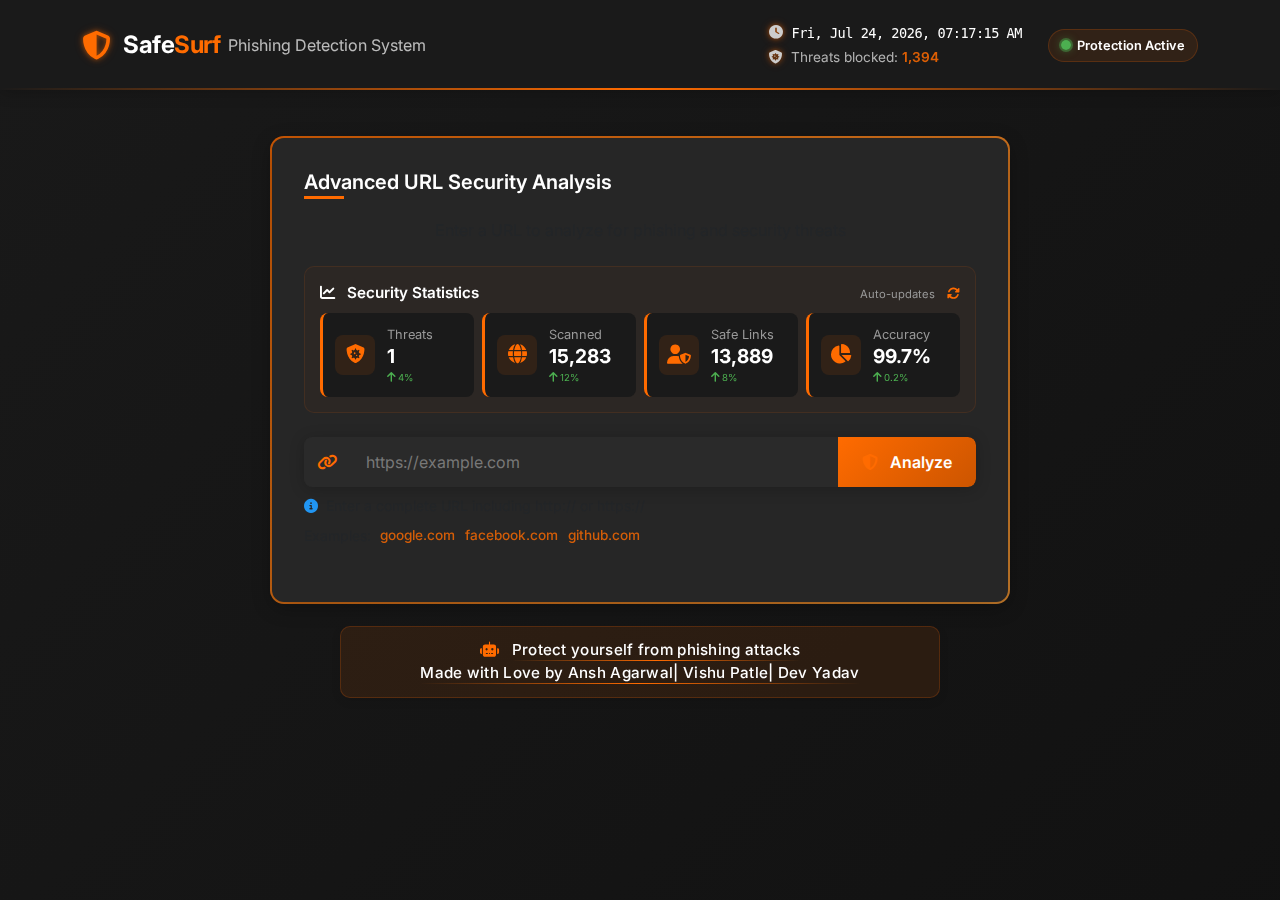
<file: templates/index.html>
<!DOCTYPE html>
<html lang="en">
<head>
    <meta charset="UTF-8">
    <meta name="viewport" content="width=device-width, initial-scale=1.0">
    <title>URL Phishing Detector</title>
    <link href="https://cdn.jsdelivr.net/npm/bootstrap@5.3.0/dist/css/bootstrap.min.css" rel="stylesheet">
    <link href="https://cdnjs.cloudflare.com/ajax/libs/font-awesome/6.4.0/css/all.min.css" rel="stylesheet">
    <link href="https://fonts.googleapis.com/css2?family=Inter:wght@400;500;600;700&display=swap" rel="stylesheet">
    <link rel="stylesheet" href="/static/style.css?v=1.1">
</head>
<body>
    <div class="page-background"></div>
    
    <nav class="navbar navbar-expand-lg">
        <div class="container">
            <a class="navbar-brand" href="#">
                <i class="fas fa-shield-alt brand-icon neon-glow"></i>
                <span class="brand-text">Safe<span style="color: var(--primary-color);">Surf</span></span>
                <span class="brand-subtitle">Phishing Detection System</span>
            </a>
            
            <!-- Real-time information display -->
            <div class="ms-auto real-time-info">
                <div class="d-flex align-items-center">
                    <div class="realtime-stats me-3">
                        <div class="d-flex align-items-center">
                            <i class="fas fa-clock neon-glow me-2"></i>
                            <span id="current-time">Loading...</span>
                        </div>
                        <div class="d-flex align-items-center mt-1">
                            <i class="fas fa-shield-virus neon-glow me-2"></i>
                            <span id="threat-count">Threats blocked: <span class="text-primary">1,394</span></span>
                        </div>
                    </div>
                    <div class="security-status">
                        <div class="d-flex align-items-center pulse-animation">
                            <span class="status-indicator active"></span>
                            <span class="status-text">Protection Active</span>
                        </div>
                    </div>
                </div>
            </div>
        </div>
    </nav>

    <div class="container py-5">
        <div class="row justify-content-center">
            <div class="col-lg-8">
                <div class="card main-card mb-4 floating-animation">
                    <div class="card-body">
                        <h5 class="card-title text-center">Advanced URL Security Analysis</h5>
                        <p class="text-muted text-center mb-4">Enter a URL to analyze for phishing and security threats</p>
                        
                        <!-- Mini Security Dashboard -->
                        <div class="security-dashboard mb-4">
                            <div class="row">
                                <div class="col-md-12">
                                    <div class="dashboard-header d-flex justify-content-between align-items-center mb-2">
                                        <div class="dashboard-title">
                                            <i class="fas fa-chart-line me-2"></i>
                                            Security Statistics
                                        </div>
                                        <div class="dashboard-refresh">
                                            <small>Auto-updates</small>
                                            <i class="fas fa-sync-alt ms-2 fa-spin"></i>
                                        </div>
                                    </div>
                                    <div class="dashboard-body">
                                        <div class="row g-2">
                                            <div class="col-md-3 col-6">
                                                <div class="stat-card">
                                                    <div class="stat-icon">
                                                        <i class="fas fa-shield-virus"></i>
                                                    </div>
                                                    <div class="stat-info">
                                                        <div class="stat-title">Threats</div>
                                                        <div class="stat-value">1</div>
                                                        <div class="stat-trend positive">
                                                            <i class="fas fa-arrow-up"></i>
                                                            <span>4%</span>
                                                        </div>
                                                    </div>
                                                </div>
                                            </div>
                                            <div class="col-md-3 col-6">
                                                <div class="stat-card">
                                                    <div class="stat-icon">
                                                        <i class="fas fa-globe"></i>
                                                    </div>
                                                    <div class="stat-info">
                                                        <div class="stat-title">Scanned</div>
                                                        <div class="stat-value">15,283</div>
                                                        <div class="stat-trend positive">
                                                            <i class="fas fa-arrow-up"></i>
                                                            <span>12%</span>
                                                        </div>
                                                    </div>
                                                </div>
                                            </div>
                                            <div class="col-md-3 col-6">
                                                <div class="stat-card">
                                                    <div class="stat-icon">
                                                        <i class="fas fa-user-shield"></i>
                                                    </div>
                                                    <div class="stat-info">
                                                        <div class="stat-title">Safe Links</div>
                                                        <div class="stat-value">13,889</div>
                                                        <div class="stat-trend positive">
                                                            <i class="fas fa-arrow-up"></i>
                                                            <span>8%</span>
                                                        </div>
                                                    </div>
                                                </div>
                                            </div>
                                            <div class="col-md-3 col-6">
                                                <div class="stat-card">
                                                    <div class="stat-icon">
                                                        <i class="fas fa-chart-pie"></i>
                                                    </div>
                                                    <div class="stat-info">
                                                        <div class="stat-title">Accuracy</div>
                                                        <div class="stat-value">99.7%</div>
                                                        <div class="stat-trend positive">
                                                            <i class="fas fa-arrow-up"></i>
                                                            <span>0.2%</span>
                                                        </div>
                                                    </div>
                                                </div>
                                            </div>
                                        </div>
                                    </div>
                                </div>
                            </div>
                        </div>
                        
                        <form id="urlForm" class="mb-4">
                            <div class="input-group url-input-group">
                                <span class="input-group-text"><i class="fas fa-link"></i></span>
                                <input type="url" id="urlInput" class="form-control" placeholder="https://example.com" required>
                                <button type="submit" class="btn btn-primary btn-3d">
                                    <i class="fas fa-shield-alt me-2"></i>
                                    Analyze
                                </button>
                            </div>
                            <div class="small text-muted mt-2">
                                <i class="fas fa-info-circle me-1"></i>
                                Enter a complete URL including http:// or https://
                            </div>
                            <div class="url-examples mt-2">
                                <span class="small text-muted me-2">Examples:</span>
                                <button type="button" class="btn btn-sm btn-link example-url p-0 me-2" data-url="https://google.com">google.com</button>
                                <button type="button" class="btn btn-sm btn-link example-url p-0 me-2" data-url="https://facebook.com">facebook.com</button>
                                <button type="button" class="btn btn-sm btn-link example-url p-0" data-url="https://github.com">github.com</button>
                            </div>
                        </form>

                        <div id="loading" class="text-center d-none">
                            <div class="spinner">
                                <div class="double-bounce1"></div>
                                <div class="double-bounce2"></div>
                            </div>
                            <p class="text-muted mt-2">Analyzing URL security...</p>
                        </div>

                        <div id="results" class="d-none result-animation">
                            <div class="alert mb-4" id="resultAlert">
                                <div class="d-flex align-items-center">
                                    <i class="fas fa-info-circle me-2"></i>
                                    <span id="resultText">Results will appear here</span>
                                </div>
                            </div>
                            
                            <div class="card feature-card mb-4">
                                <div class="card-body">
                                    <h6 class="card-title"><i class="fas fa-shield-alt me-2 pulse-animation"></i>Security Features</h6>
                                    <ul class="list-group list-group-flush custom-list-group" id="securityFeatures">
                                        <!-- Security features will be added here -->
                                    </ul>
                                </div>
                            </div>
                                
                            <div class="card feature-card" id="websiteInfo">
                                <div class="card-body">
                                    <h6 class="card-title"><i class="fas fa-globe me-2 pulse-animation"></i>Website Information</h6>
                                    <div id="websiteDetails">
                                        <!-- Website details will be added here -->
                                    </div>
                                </div>
                            </div>
                        </div>

                        <!-- Website Information Section -->
                        <div id="website-info-section" class="card feature-card mt-4 d-none">
                            <div class="card-header">
                                <h3><i class="fas fa-info-circle me-2 pulse-animation"></i>Website Information</h3>
                            </div>
                            <div class="card-body">
                                <!-- Nav tabs for different information sections -->
                                <ul class="nav nav-tabs custom-tabs mb-4" id="infoTabs" role="tablist">
                                    <li class="nav-item" role="presentation">
                                        <button class="nav-link active" id="basic-tab" data-bs-toggle="tab" data-bs-target="#basic" type="button" role="tab" aria-controls="basic" aria-selected="true">
                                            <i class="fas fa-file-alt me-2"></i>Basic Info
                                        </button>
                                    </li>
                                    <li class="nav-item" role="presentation">
                                        <button class="nav-link" id="security-tab" data-bs-toggle="tab" data-bs-target="#security" type="button" role="tab" aria-controls="security" aria-selected="false">
                                            <i class="fas fa-lock me-2"></i>Security
                                        </button>
                                    </li>
                                    <li class="nav-item" role="presentation">
                                        <button class="nav-link" id="whois-tab" data-bs-toggle="tab" data-bs-target="#whois" type="button" role="tab" aria-controls="whois" aria-selected="false">
                                            <i class="fas fa-database me-2"></i>WHOIS & DNS
                                        </button>
                                    </li>
                                    <li class="nav-item" role="presentation">
                                        <button class="nav-link" id="seo-tab" data-bs-toggle="tab" data-bs-target="#seo" type="button" role="tab" aria-controls="seo" aria-selected="false">
                                            <i class="fas fa-search me-2"></i>SEO Analysis
                                        </button>
                                    </li>
                                    <li class="nav-item" role="presentation">
                                        <button class="nav-link" id="links-tab" data-bs-toggle="tab" data-bs-target="#links" type="button" role="tab" aria-controls="links" aria-selected="false">
                                            <i class="fas fa-link me-2"></i>Links
                                        </button>
                                    </li>
                                    <li class="nav-item" role="presentation">
                                        <button class="nav-link" id="tech-tab" data-bs-toggle="tab" data-bs-target="#tech" type="button" role="tab" aria-controls="tech" aria-selected="false">
                                            <i class="fas fa-code me-2"></i>Tech Stack
                                        </button>
                                    </li>
                                </ul>
                                
                                <!-- Tab content -->
                                <div class="tab-content" id="infoTabsContent">
                                    <!-- Basic Information Tab -->
                                    <div class="tab-pane fade show active" id="basic" role="tabpanel" aria-labelledby="basic-tab">
                                        <div class="row">
                                            <div class="col-md-6">
                                                <h4 class="section-title">Domain Information</h4>
                                                <table class="table table-bordered custom-table">
                                                    <tr>
                                                        <th>Domain</th>
                                                        <td id="domain-info"></td>
                                                    </tr>
                                                    <tr>
                                                        <th>Title</th>
                                                        <td id="title-info"></td>
                                                    </tr>
                                                    <tr>
                                                        <th>Description</th>
                                                        <td id="description-info"></td>
                                                    </tr>
                                                    <tr>
                                                        <th>Keywords</th>
                                                        <td id="keywords-info"></td>
                                                    </tr>
                                                    <tr>
                                                        <th>Domain Age</th>
                                                        <td id="domain-age-info"></td>
                                                    </tr>
                                                </table>
                                            </div>
                                            <div class="col-md-6">
                                                <h4 class="section-title">Content Overview</h4>
                                                <table class="table table-bordered custom-table">
                                                    <tr>
                                                        <th>Content Size</th>
                                                        <td id="content-size-info"></td>
                                                    </tr>
                                                    <tr>
                                                        <th>Heading Structure</th>
                                                        <td id="heading-structure-info"></td>
                                                    </tr>
                                                    <tr>
                                                        <th>Images</th>
                                                        <td id="images-info"></td>
                                                    </tr>
                                                    <tr>
                                                        <th>Total Links</th>
                                                        <td id="total-links-info"></td>
                                                    </tr>
                                                    <tr>
                                                        <th>Canonical URL</th>
                                                        <td id="canonical-url-info"></td>
                                                    </tr>
                                                </table>
                                            </div>
                                        </div>
                                    </div>
                                    
                                    <!-- Security Tab -->
                                    <div class="tab-pane fade" id="security" role="tabpanel" aria-labelledby="security-tab">
                                        <div class="row">
                                            <div class="col-md-6">
                                                <h4 class="section-title">Security Status</h4>
                                                <div id="security-summary" class="alert"></div>
                                                <table class="table table-bordered custom-table">
                                                    <tr>
                                                        <th>SSL</th>
                                                        <td id="ssl-info"></td>
                                                    </tr>
                                                    <tr>
                                                        <th>Trusted Domain</th>
                                                        <td id="trusted-domain-info"></td>
                                                    </tr>
                                                    <tr>
                                                        <th>Suspicious Score</th>
                                                        <td id="suspicious-score-info"></td>
                                                    </tr>
                                                </table>
                                            </div>
                                            <div class="col-md-6">
                                                <h4 class="section-title">Security Headers</h4>
                                                <table class="table table-bordered custom-table">
                                                    <tbody id="security-headers-table"></tbody>
                                                </table>
                                            </div>
                                                    
                                            <div class="col-12 mt-3">
                                                <h4 class="section-title">Security Issues</h4>
                                                <ul id="security-issues-list" class="list-group custom-list-group"></ul>
                                            </div>
                                                    
                                            <div class="col-12 mt-3">
                                                <h4 class="section-title">Redirect Chain</h4>
                                                <div id="redirect-chain-container" class="redirect-chain">
                                                    <p>No redirects detected</p>
                                                </div>
                                            </div>
                                        </div>
                                    </div>
                                    
                                    <!-- WHOIS and DNS Tab -->
                                    <div class="tab-pane fade" id="whois" role="tabpanel" aria-labelledby="whois-tab">
                                        <div class="row">
                                            <div class="col-md-6">
                                                <h4 class="section-title">WHOIS Information</h4>
                                                <table class="table table-bordered custom-table">
                                                    <tr>
                                                        <th>Registrar</th>
                                                        <td id="whois-registrar"></td>
                                                    </tr>
                                                    <tr>
                                                        <th>Creation Date</th>
                                                        <td id="whois-creation"></td>
                                                    </tr>
                                                    <tr>
                                                        <th>Expiration Date</th>
                                                        <td id="whois-expiration"></td>
                                                    </tr>
                                                    <tr>
                                                        <th>Last Updated</th>
                                                        <td id="whois-updated"></td>
                                                    </tr>
                                                    <tr>
                                                        <th>Name Servers</th>
                                                        <td id="whois-nameservers"></td>
                                                    </tr>
                                                    <tr>
                                                        <th>Status</th>
                                                        <td id="whois-status"></td>
                                                    </tr>
                                                </table>
                                            </div>
                                            <div class="col-md-6">
                                                <h4 class="section-title">DNS Records</h4>
                                                <div class="accordion custom-accordion" id="dnsAccordion">
                                                    <div class="accordion-item">
                                                        <h2 class="accordion-header" id="headingA">
                                                            <button class="accordion-button" type="button" data-bs-toggle="collapse" data-bs-target="#collapseA" aria-expanded="true" aria-controls="collapseA">
                                                                A Records (IPv4)
                                                            </button>
                                                        </h2>
                                                        <div id="collapseA" class="accordion-collapse collapse show" aria-labelledby="headingA" data-bs-parent="#dnsAccordion">
                                                            <div class="accordion-body" id="dns-a-records"></div>
                                                        </div>
                                                    </div>
                                                    
                                                    <div class="accordion-item">
                                                        <h2 class="accordion-header" id="headingAAAA">
                                                            <button class="accordion-button collapsed" type="button" data-bs-toggle="collapse" data-bs-target="#collapseAAAA" aria-expanded="false" aria-controls="collapseAAAA">
                                                                AAAA Records (IPv6)
                                                            </button>
                                                        </h2>
                                                        <div id="collapseAAAA" class="accordion-collapse collapse" aria-labelledby="headingAAAA" data-bs-parent="#dnsAccordion">
                                                            <div class="accordion-body" id="dns-aaaa-records"></div>
                                                        </div>
                                                    </div>
                                                    
                                                    <div class="accordion-item">
                                                        <h2 class="accordion-header" id="headingMX">
                                                            <button class="accordion-button collapsed" type="button" data-bs-toggle="collapse" data-bs-target="#collapseMX" aria-expanded="false" aria-controls="collapseMX">
                                                                MX Records (Mail)
                                                            </button>
                                                        </h2>
                                                        <div id="collapseMX" class="accordion-collapse collapse" aria-labelledby="headingMX" data-bs-parent="#dnsAccordion">
                                                            <div class="accordion-body" id="dns-mx-records"></div>
                                                        </div>
                                                    </div>
                                                    
                                                    <div class="accordion-item">
                                                        <h2 class="accordion-header" id="headingNS">
                                                            <button class="accordion-button collapsed" type="button" data-bs-toggle="collapse" data-bs-target="#collapseNS" aria-expanded="false" aria-controls="collapseNS">
                                                                NS Records (Name Servers)
                                                            </button>
                                                        </h2>
                                                        <div id="collapseNS" class="accordion-collapse collapse" aria-labelledby="headingNS" data-bs-parent="#dnsAccordion">
                                                            <div class="accordion-body" id="dns-ns-records"></div>
                                                        </div>
                                                    </div>
                                                    
                                                    <div class="accordion-item">
                                                        <h2 class="accordion-header" id="headingTXT">
                                                            <button class="accordion-button collapsed" type="button" data-bs-toggle="collapse" data-bs-target="#collapseTXT" aria-expanded="false" aria-controls="collapseTXT">
                                                                TXT Records
                                                            </button>
                                                        </h2>
                                                        <div id="collapseTXT" class="accordion-collapse collapse" aria-labelledby="headingTXT" data-bs-parent="#dnsAccordion">
                                                            <div class="accordion-body" id="dns-txt-records"></div>
                                                        </div>
                                                    </div>
                                                </div>
                                            </div>
                                        </div>
                                    </div>
                                    
                                    <!-- SEO Analysis Tab -->
                                    <div class="tab-pane fade" id="seo" role="tabpanel" aria-labelledby="seo-tab">
                                        <div class="row">
                                            <div class="col-md-6">
                                                <h4 class="section-title">SEO Overview</h4>
                                                <table class="table table-bordered custom-table">
                                                    <tr>
                                                        <th>Title Length</th>
                                                        <td id="title-length-info"></td>
                                                    </tr>
                                                    <tr>
                                                        <th>Meta Description</th>
                                                        <td id="meta-description-info"></td>
                                                    </tr>
                                                    <tr>
                                                        <th>Meta Keywords</th>
                                                        <td id="meta-keywords-info"></td>
                                                    </tr>
                                                    <tr>
                                                        <th>Heading Structure</th>
                                                        <td id="heading-structure-seo-info"></td>
                                                    </tr>
                                                    <tr>
                                                        <th>Images Alt Text</th>
                                                        <td id="images-alt-info"></td>
                                                    </tr>
                                                    <tr>
                                                        <th>Canonical URL</th>
                                                        <td id="canonical-url-seo-info"></td>
                                                    </tr>
                                                </table>
                                            </div>
                                            <div class="col-md-6">
                                                <h4 class="section-title">SEO Score</h4>
                                                <div class="progress custom-progress mb-3">
                                                    <div id="seo-score-bar" class="progress-bar" role="progressbar" style="width: 0%" aria-valuenow="0" aria-valuemin="0" aria-valuemax="100">0%</div>
                                                </div>
                                                <ul id="seo-recommendations" class="list-group custom-list-group"></ul>
                                            </div>
                                        </div>
                                        <div class="row mt-3">
                                            <div class="col-12">
                                                <h4 class="section-title">All Meta Tags</h4>
                                                <div id="meta-tags-info" class="meta-tags-container">
                                                    <div class="alert alert-info">No meta tags found</div>
                                                </div>
                                            </div>
                                        </div>
                                    </div>
                                    
                                    <!-- Links Tab -->
                                    <div class="tab-pane fade" id="links" role="tabpanel" aria-labelledby="links-tab">
                                        <div class="row">
                                            <div class="col-md-6">
                                                <h4 class="section-title">Link Summary</h4>
                                                <table class="table table-bordered custom-table">
                                                    <tr>
                                                        <th>Internal Links</th>
                                                        <td id="internal-links-info"></td>
                                                    </tr>
                                                    <tr>
                                                        <th>External Links</th>
                                                        <td id="external-links-info"></td>
                                                    </tr>
                                                    <tr>
                                                        <th>Total Links</th>
                                                        <td id="total-links-summary"></td>
                                                    </tr>
                                                    <tr>
                                                        <th>Suspicious External Links</th>
                                                        <td id="suspicious-links-info"></td>
                                                    </tr>
                                                </table>
                                            </div>
                                            <div class="col-md-6">
                                                <h4 class="section-title">External Domains</h4>
                                                <div id="external-domains-container" class="link-domains-container">
                                                    <p>No external domains found</p>
                                                </div>
                                            </div>
                                        </div>
                                    </div>
                                    
                                    <!-- Tech Stack Tab -->
                                    <div class="tab-pane fade" id="tech" role="tabpanel" aria-labelledby="tech-tab">
                                        <div class="row">
                                            <div class="col-md-6">
                                                <h4 class="section-title">Server Information</h4>
                                                <table class="table table-bordered custom-table">
                                                    <tr>
                                                        <th>Server</th>
                                                        <td id="server-info"></td>
                                                    </tr>
                                                    <tr>
                                                        <th>Powered By</th>
                                                        <td id="powered-by-info"></td>
                                                    </tr>
                                                    <tr>
                                                        <th>Content Type</th>
                                                        <td id="content-type-info"></td>
                                                    </tr>
                                                    <tr>
                                                        <th>Status Code</th>
                                                        <td id="status-code-info"></td>
                                                    </tr>
                                                </table>
                                            </div>
                                            <div class="col-md-6">
                                                <h4 class="section-title">Technologies Detected</h4>
                                                <div id="technologies-container" class="tech-container">
                                                    <p>Technology detection is limited in this version</p>
                                                </div>
                                            </div>
                                        </div>
                                    </div>
                                </div>
                            </div>
                        </div>
                    </div>
                </div>
                
                <div class="text-center mt-3 footer-container">
                    <p class="footer-text">
                        <span class="footer-highlight"><i class="fas fa-robot me-2"></i></span> 
                        <span class="footer-tagline">Protect yourself from phishing attacks</span>
                        <br>
                        <span class="footer-tagline">Made with Love by Ansh Agarwal| Vishu Patle| Dev Yadav</span>
                    </p>
                </div>
            </div>
        </div>
    </div>

    <script src="https://cdn.jsdelivr.net/npm/bootstrap@5.3.0/dist/js/bootstrap.bundle.min.js"></script>
    <script>
        document.getElementById('urlForm').addEventListener('submit', async (e) => {
            e.preventDefault();
            const url = document.getElementById('urlInput').value;
            
            if (!url) {
                showErrorMessage("Please enter a URL to analyze");
                return;
            }
            
            // Show loading
            document.getElementById('loading').classList.remove('d-none');
            document.getElementById('results').classList.add('d-none');
            
            try {
                // Set a timeout for the fetch to handle server that's not responding
                const controller = new AbortController();
                const timeoutId = setTimeout(() => controller.abort(), 10000); // 10 second timeout
                
                const response = await fetch('/analyze', {
                    method: 'POST',
                    headers: {
                        'Content-Type': 'application/json'
                    },
                    body: JSON.stringify({ url }),
                    signal: controller.signal
                });
                
                clearTimeout(timeoutId);
                
                if (!response.ok) {
                    throw new Error(`HTTP error! Status: ${response.status}`);
                }
                
                const data = await response.json();
                console.log("Response data:", data);
                
                // Update results
                const resultAlert = document.getElementById('resultAlert');
                const resultText = document.getElementById('resultText');
                
                // Get the icon inside the alert
                const resultIcon = resultAlert.querySelector('i');
                
                if (data.analysis_note) {
                    resultAlert.className = 'alert alert-info mb-4';
                    resultIcon.className = 'fas fa-info-circle text-info me-2 pulse-animation';
                    resultText.textContent = data.analysis_note;
                } else if (data.error) {
                    resultAlert.className = 'alert alert-warning mb-4';
                    resultIcon.className = 'fas fa-exclamation-circle text-warning me-2 pulse-animation';
                    resultText.textContent = `Analysis completed but with limited information. The domain may be suspicious.`;
                } else if (data.is_phishing) {
                    resultAlert.className = 'alert alert-danger mb-4';
                    resultIcon.className = 'fas fa-exclamation-triangle text-danger me-2 pulse-animation';
                    resultText.textContent = `This URL appears to be a phishing attempt (${(data.confidence * 100).toFixed(2)}% confidence)`;
                } else {
                    // Enhanced trusted domain result display
                    resultAlert.className = 'alert alert-success mb-4';
                    const confidenceValue = (data.confidence * 100).toFixed(0);
                    
                    // Create enhanced trusted domain result content
                    resultAlert.innerHTML = `
                        <div class="d-flex align-items-center">
                            <div class="trusted-checkmark">
                                <i class="fas fa-check"></i>
                            </div>
                            <div>
                                <div class="d-flex align-items-center">
                                    <h5 class="mb-0">Trusted Domain Verified</h5>
                                    <div class="trusted-badge ms-2">
                                        <i class="fas fa-shield-alt"></i> Secure
                                    </div>
                                </div>
                                <p class="mb-1 mt-1">This URL appears to be legitimate with high confidence</p>
                                <div class="d-flex align-items-center mb-1">
                                    <span class="confidence-value me-2">${confidenceValue}</span>
                                    <small>Confidence Score</small>
                                </div>
                                <div class="confidence-meter">
                                    <div class="confidence-meter-fill" style="width: ${confidenceValue}%"></div>
                                </div>
                                <div class="trust-features">
                                    <div class="trust-feature">
                                        <i class="fas fa-lock"></i> Secure Connection
                                    </div>
                                    <div class="trust-feature">
                                        <i class="fas fa-history"></i> Established Domain
                                    </div>
                                    <div class="trust-feature">
                                        <i class="fas fa-certificate"></i> Valid Certificate
                                    </div>
                                    <div class="trust-feature">
                                        <i class="fas fa-check-circle"></i> Safe Browsing
                                    </div>
                                </div>
                            </div>
                        </div>
                    `;
                }
                
                // Update security features if security_info exists
                if (data.security_info) {
                    updateSecurityFeatures(data.security_info);
                } else {
                    // Handle case where security_info is missing
                    document.getElementById('securityFeatures').innerHTML = 
                        `<li class="list-group-item"><i class="fas fa-info-circle text-info me-2"></i> No detailed security information available</li>`;
                }
                
                // Show results with animation
                document.getElementById('results').classList.remove('d-none');
                setTimeout(() => {
                    document.getElementById('results').classList.add('show');
                }, 10);
            } catch (error) {
                console.error('Error:', error);
                
                // Check if this is an abort error (timeout)
                if (error.name === 'AbortError') {
                    showErrorMessage("The server took too long to respond. The application might not be running or is experiencing issues.");
                } else {
                    // For other errors, show the default error message
                    showErrorMessage("We couldn't analyze this specific URL right now.");
                }
            } finally {
                document.getElementById('loading').classList.add('d-none');
            }
        });
        
        function updateSecurityFeatures(securityInfo) {
            const securityFeatures = document.getElementById('securityFeatures');
            securityFeatures.innerHTML = '';
            
            if (!securityInfo) {
                securityFeatures.innerHTML = `<li class="list-group-item"><i class="fas fa-info-circle text-info me-2"></i> No security information available</li>`;
                return;
            }
            
            const features = [
                { icon: 'fa-lock', text: 'SSL Certificate', value: securityInfo.ssl_cert ? 'Present' : 'Missing', status: securityInfo.ssl_cert ? 'success' : 'danger' },
                { icon: 'fa-clock', text: 'Domain Age', value: securityInfo.domain_age ? `${securityInfo.domain_age} days` : 'Unknown', status: 'info' },
                { icon: 'fa-shield-alt', text: 'Security Headers', value: (securityInfo.security_headers && typeof securityInfo.security_headers === 'object') ? 
                    Object.values(securityInfo.security_headers).filter(Boolean).length + ' present' : 'Unknown', status: 'info' },
                { icon: 'fa-ban', text: 'Blacklist Status', value: securityInfo.blacklist_status || 'Unknown', status: 'info' }
            ];
            
            features.forEach(feature => {
                const li = document.createElement('li');
                li.className = 'list-group-item';
                li.innerHTML = `
                    <i class="fas ${feature.icon} text-${feature.status} me-2"></i>
                    <span>${feature.text}: ${feature.value}</span>
                `;
                securityFeatures.appendChild(li);
            });
        }

        // URL example handling
        document.querySelectorAll('.example-url').forEach(button => {
            button.addEventListener('click', () => {
                const url = button.getAttribute('data-url');
                document.getElementById('urlInput').value = url;
            });
        });

        // URL validation helper
        document.getElementById('urlInput').addEventListener('input', function(e) {
            const input = e.target;
            const value = input.value.trim();
            
            // Add protocol if missing
            if (value && !value.match(/^https?:\/\//i)) {
                const suggestion = document.createElement('div');
                suggestion.className = 'url-suggestion mt-2';
                suggestion.innerHTML = `
                    <small class="text-primary">
                        <i class="fas fa-lightbulb me-1"></i>
                        Did you mean <a href="#" class="suggested-url">https://${value}</a>?
                    </small>
                `;
                
                // Remove any existing suggestion
                const existingSuggestion = input.parentElement.parentElement.querySelector('.url-suggestion');
                if (existingSuggestion) {
                    existingSuggestion.remove();
                }
                
                // Add the new suggestion
                input.parentElement.parentElement.appendChild(suggestion);
                
                // Add click event to the suggested URL
                const suggestedUrl = suggestion.querySelector('.suggested-url');
                suggestedUrl.addEventListener('click', (e) => {
                    e.preventDefault();
                    input.value = `https://${value}`;
                    suggestion.remove();
                });
            } else {
                // Remove suggestion if the URL now has a protocol
                const suggestion = input.parentElement.parentElement.querySelector('.url-suggestion');
                if (suggestion) {
                    suggestion.remove();
                }
            }
        });

        // Helper function to show an error message with options
        function showErrorMessage(message) {
            const resultAlert = document.getElementById('resultAlert');
            const resultText = document.getElementById('resultText');
            const resultIcon = resultAlert.querySelector('i');
            
            resultAlert.className = 'alert alert-info mb-4';
            resultIcon.className = 'fas fa-info-circle text-info me-2';
            
            // More detailed and helpful error message
            resultText.innerHTML = `
                <div class="error-message">
                    <p>${message}</p>
                    <div class="mt-3">
                        <p class="mb-2"><strong>Possible reasons:</strong></p>
                        <ul class="text-start">
                            <li>The application server is not running</li>
                            <li>Network connectivity issues</li>
                            <li>The website might be blocking automated access</li>
                            <li>The URL format might be incorrect</li>
                        </ul>
                    </div>
                    <p class="mt-3">Please check if the application is running correctly.</p>
                    <div class="mt-3">
                        <button class="btn btn-outline-primary btn-sm retry-btn">
                            <i class="fas fa-redo-alt me-2"></i>Try Again
                        </button>
                        <button class="btn btn-outline-secondary btn-sm ms-2 clear-btn">
                            <i class="fas fa-eraser me-2"></i>Clear
                        </button>
                    </div>
                </div>
            `;
            
            // Add event listeners to the buttons
            setTimeout(() => {
                const retryBtn = document.querySelector('.retry-btn');
                const clearBtn = document.querySelector('.clear-btn');
                
                if (retryBtn) {
                    retryBtn.addEventListener('click', () => {
                        document.getElementById('urlForm').dispatchEvent(new Event('submit'));
                    });
                }
                
                if (clearBtn) {
                    clearBtn.addEventListener('click', () => {
                        document.getElementById('urlInput').value = '';
                        document.getElementById('results').classList.add('d-none');
                    });
                }
            }, 100);
            
            // Show minimal security info in case of error
            document.getElementById('securityFeatures').innerHTML = `
                <li class="list-group-item">
                    <i class="fas fa-info-circle text-info me-2"></i> 
                    No detailed information available
                </li>
                <li class="list-group-item">
                    <i class="fas fa-lightbulb text-warning me-2"></i>
                    <strong>Tip:</strong> Make sure the URL includes the protocol (http:// or https://)
                </li>
                <li class="list-group-item">
                    <i class="fas fa-server text-danger me-2"></i>
                    <strong>Note:</strong> The server may not be running. Check with your administrator.
                </li>
            `;
            
            // Show results
            document.getElementById('results').classList.remove('d-none');
            setTimeout(() => {
                document.getElementById('results').classList.add('show');
            }, 10);
        }

        // Add event to automatically animate the confidence meter when displayed
        const observer = new MutationObserver((mutations) => {
            mutations.forEach((mutation) => {
                if (mutation.type === 'attributes' && mutation.attributeName === 'class') {
                    const resultAlert = document.getElementById('resultAlert');
                    if (resultAlert.classList.contains('alert-success')) {
                        setTimeout(() => {
                            const confidenceFill = resultAlert.querySelector('.confidence-meter-fill');
                            if (confidenceFill) {
                                confidenceFill.style.transition = 'width 1.5s cubic-bezier(0.22, 1, 0.36, 1)';
                            }
                        }, 300);
                    }
                }
            });
        });
        
        observer.observe(document.getElementById('resultAlert'), { attributes: true });

        // Update time display
        function updateTime() {
            const now = new Date();
            const options = {
                weekday: 'short',
                year: 'numeric',
                month: 'short',
                day: 'numeric',
                hour: '2-digit',
                minute: '2-digit',
                second: '2-digit'
            };
            document.getElementById('current-time').textContent = now.toLocaleDateString('en-US', options);
            
            // Randomly increment threat count occasionally for effect
            if (Math.random() > 0.95) {
                const threatElement = document.querySelector('#threat-count .text-primary');
                const currentCount = parseInt(threatElement.textContent.replace(/,/g, ''));
                threatElement.textContent = (currentCount + 1).toLocaleString();
            }
            
            setTimeout(updateTime, 1000);
        }
        
        // Start the clock immediately
        updateTime();
        
        // Update security dashboard statistics
        function updateDashboardStats() {
            // Get all stat value elements
            const statValues = document.querySelectorAll('.stat-card .stat-value');
            
            // Update each stat with a small random change to simulate real-time updates
            statValues.forEach((statElement) => {
                const currentValue = parseInt(statElement.textContent.replace(/,/g, ''));
                if (!isNaN(currentValue)) {
                    // Generate a small random increment
                    const increment = Math.floor(Math.random() * 3);
                    if (Math.random() > 0.7 && increment > 0) { // 30% chance of an update
                        const newValue = currentValue + increment;
                        statElement.textContent = newValue.toLocaleString();
                        
                        // Flash animation on update
                        statElement.classList.add('value-updated');
                        setTimeout(() => {
                            statElement.classList.remove('value-updated');
                        }, 1000);
                    }
                }
            });
            
            // Schedule next update
            setTimeout(updateDashboardStats, 3000); // Update every 3 seconds
        }
        
        // Start dashboard updates
        updateDashboardStats();
        
        // Add animation when dashboard values update
        const styleElement = document.createElement('style');
        styleElement.textContent = `
            @keyframes valueUpdate {
                0% { color: var(--text-primary); }
                50% { color: var(--primary-color); }
                100% { color: var(--text-primary); }
            }
            
            .value-updated {
                animation: valueUpdate 1s ease;
            }
        `;
        document.head.appendChild(styleElement);
    </script>
</body>
</html>
</file>
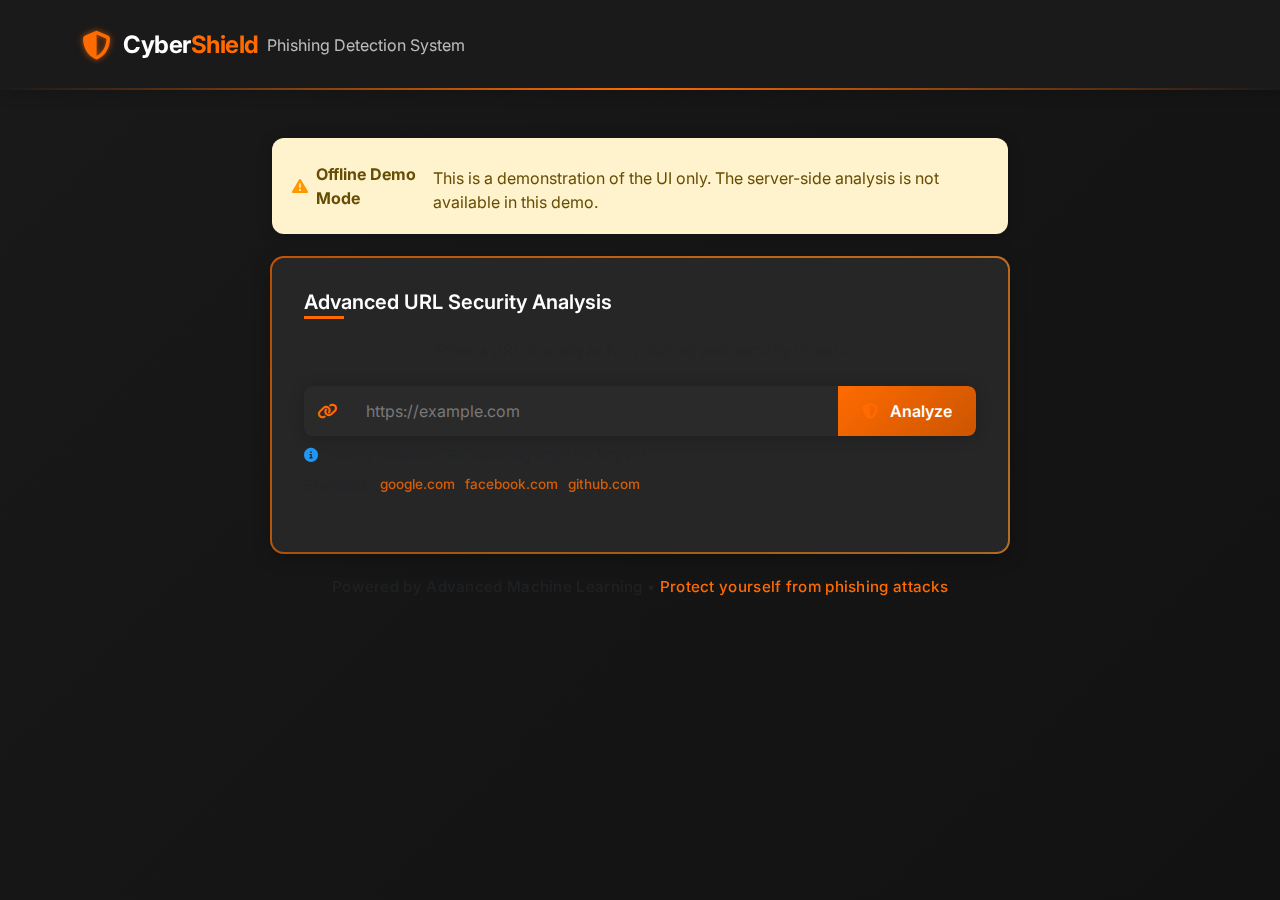
<file: static/offline_demo.html>
<!DOCTYPE html>
<html lang="en">
<head>
    <meta charset="UTF-8">
    <meta name="viewport" content="width=device-width, initial-scale=1.0">
    <title>URL Phishing Detector - Offline Demo</title>
    <link href="https://cdn.jsdelivr.net/npm/bootstrap@5.3.0/dist/css/bootstrap.min.css" rel="stylesheet">
    <link href="https://cdnjs.cloudflare.com/ajax/libs/font-awesome/6.4.0/css/all.min.css" rel="stylesheet">
    <link href="https://fonts.googleapis.com/css2?family=Inter:wght@400;500;600;700&display=swap" rel="stylesheet">
    <link rel="stylesheet" href="style.css">
</head>
<body>
    <div class="page-background"></div>
    
    <nav class="navbar navbar-expand-lg">
        <div class="container">
            <a class="navbar-brand" href="#">
                <i class="fas fa-shield-alt brand-icon neon-glow"></i>
                <span class="brand-text">Cyber<span style="color: var(--primary-color);">Shield</span></span>
                <span class="brand-subtitle">Phishing Detection System</span>
            </a>
        </div>
    </nav>

    <div class="container py-5">
        <div class="row justify-content-center">
            <div class="col-lg-8">
                <div class="alert alert-warning mb-4">
                    <div class="d-flex align-items-center">
                        <i class="fas fa-exclamation-triangle me-2 pulse-animation"></i>
                        <strong>Offline Demo Mode</strong>
                    </div>
                    <p class="mb-0 mt-2">This is a demonstration of the UI only. The server-side analysis is not available in this demo.</p>
                </div>
                
                <div class="card main-card mb-4 floating-animation">
                    <div class="card-body">
                        <h5 class="card-title text-center">Advanced URL Security Analysis</h5>
                        <p class="text-muted text-center mb-4">Enter a URL to analyze for phishing and security threats</p>
                        
                        <form id="urlForm" class="mb-4">
                            <div class="input-group url-input-group">
                                <span class="input-group-text"><i class="fas fa-link"></i></span>
                                <input type="url" id="urlInput" class="form-control" placeholder="https://example.com" required>
                                <button type="submit" class="btn btn-primary btn-3d">
                                    <i class="fas fa-shield-alt me-2"></i>
                                    Analyze
                                </button>
                            </div>
                            <div class="small text-muted mt-2">
                                <i class="fas fa-info-circle me-1"></i>
                                Enter a complete URL including http:// or https://
                            </div>
                            <div class="url-examples mt-2">
                                <span class="small text-muted me-2">Examples:</span>
                                <button type="button" class="btn btn-sm btn-link example-url p-0 me-2" data-url="https://google.com">google.com</button>
                                <button type="button" class="btn btn-sm btn-link example-url p-0 me-2" data-url="https://facebook.com">facebook.com</button>
                                <button type="button" class="btn btn-sm btn-link example-url p-0" data-url="https://github.com">github.com</button>
                            </div>
                        </form>

                        <div id="loading" class="text-center d-none">
                            <div class="spinner">
                                <div class="double-bounce1"></div>
                                <div class="double-bounce2"></div>
                            </div>
                            <p class="text-muted mt-2">Analyzing URL security...</p>
                        </div>

                        <div id="results" class="d-none result-animation">
                            <div class="alert mb-4" id="resultAlert">
                                <div class="d-flex align-items-center">
                                    <i class="fas fa-info-circle me-2 pulse-animation"></i>
                                    <span id="resultText">Results will appear here</span>
                                </div>
                            </div>
                            
                            <div class="card feature-card mb-4">
                                <div class="card-body">
                                    <h6 class="card-title"><i class="fas fa-shield-alt me-2 pulse-animation"></i>Security Features</h6>
                                    <ul class="list-group list-group-flush custom-list-group" id="securityFeatures">
                                        <!-- Security features will be added here -->
                                    </ul>
                                </div>
                            </div>
                                
                            <div class="card feature-card" id="websiteInfo">
                                <div class="card-body">
                                    <h6 class="card-title"><i class="fas fa-globe me-2 pulse-animation"></i>Website Information</h6>
                                    <div id="websiteDetails">
                                        <!-- Website details will be added here -->
                                    </div>
                                </div>
                            </div>
                        </div>
                    </div>
                </div>
                
                <div class="text-center text-muted mt-3 footer-text">
                    <p>Powered by Advanced Machine Learning • <span style="color: var(--primary-color);">Protect yourself from phishing attacks</span></p>
                </div>
            </div>
        </div>
    </div>

    <script src="https://cdn.jsdelivr.net/npm/bootstrap@5.3.0/dist/js/bootstrap.bundle.min.js"></script>
    <script>
        // Demo trusted domains
        const TRUSTED_DOMAINS = [
            'google.com', 'microsoft.com', 'apple.com', 'amazon.com', 
            'facebook.com', 'instagram.com', 'twitter.com', 'linkedin.com',
            'github.com', 'paypal.com', 'netflix.com', 'youtube.com'
        ];

        document.getElementById('urlForm').addEventListener('submit', async (e) => {
            e.preventDefault();
            const url = document.getElementById('urlInput').value;
            
            if (!url) {
                showErrorMessage("Please enter a URL to analyze");
                return;
            }
            
            // Show loading
            document.getElementById('loading').classList.remove('d-none');
            document.getElementById('results').classList.add('d-none');
            
            // Simulate server processing time
            setTimeout(() => {
                document.getElementById('loading').classList.add('d-none');
                
                try {
                    // Simple demo analysis just for UI demonstration
                    const parsedUrl = new URL(url.startsWith('http') ? url : `https://${url}`);
                    const domain = parsedUrl.hostname.toLowerCase();
                    
                    // Clean up domain (remove www. prefix and any port)
                    let cleanDomain = domain;
                    if (cleanDomain.startsWith('www.')) {
                        cleanDomain = cleanDomain.substring(4);
                    }
                    if (cleanDomain.includes(':')) {
                        cleanDomain = cleanDomain.split(':')[0];
                    }
                    
                    // First check for exact trusted domain matches
                    const exactTrustedMatch = TRUSTED_DOMAINS.some(trusted => 
                        cleanDomain === trusted.toLowerCase()
                    );
                    
                    // Check if this is a trusted domain
                    const isTrusted = exactTrustedMatch || TRUSTED_DOMAINS.some(trusted => 
                        cleanDomain.includes(trusted) && 
                        cleanDomain.endsWith(trusted.substring(trusted.indexOf('.')))
                    );
                    
                    // Check if this looks suspicious
                    const isSuspicious = !exactTrustedMatch && (
                        cleanDomain.includes('login') || 
                        cleanDomain.includes('secure') || 
                        cleanDomain.includes('account') ||
                        /paypa[l1]/i.test(cleanDomain) ||
                        /g[o0]{2}g[l1]e/i.test(cleanDomain) ||
                        /faceb[o0]{2}k/i.test(cleanDomain) ||
                        // Prevent linkedin.com from being flagged as suspicious
                        (/linked[i1]n/i.test(cleanDomain) && !cleanDomain.includes('linkedin.com'))
                    );
                    
                    const resultAlert = document.getElementById('resultAlert');
                    const resultText = document.getElementById('resultText');
                    const resultIcon = resultAlert.querySelector('i');
                    
                    // Add animation class to icon
                    resultIcon.classList.add('pulse-animation');
                    
                    // Update the result based on our simple analysis
                    if (isSuspicious && !isTrusted) {
                        resultAlert.className = 'alert alert-danger mb-4';
                        resultIcon.className = 'fas fa-exclamation-triangle text-danger me-2 pulse-animation';
                        resultText.textContent = `This URL appears to be a phishing attempt (85% confidence)`;
                        
                        updateSecurityFeatures({
                            ssl_cert: url.startsWith('https'),
                            domain_age: '2 days',
                            security_headers: {},
                            blacklist_status: 'Potentially Suspicious'
                        });
                    } else if (isTrusted) {
                        resultAlert.className = 'alert alert-success mb-4';
                        resultIcon.className = 'fas fa-check-circle text-success me-2 pulse-animation';
                        resultText.textContent = `This URL appears to be legitimate (95% confidence)`;
                        
                        updateSecurityFeatures({
                            ssl_cert: true,
                            domain_age: '8+ years',
                            security_headers: {
                                'Strict-Transport-Security': true,
                                'X-Content-Type-Options': true
                            },
                            blacklist_status: 'Clear'
                        });
                    } else {
                        resultAlert.className = 'alert alert-info mb-4';
                        resultIcon.className = 'fas fa-info-circle text-info me-2 pulse-animation';
                        resultText.textContent = `This domain doesn't match known patterns (60% confidence)`;
                        
                        updateSecurityFeatures({
                            ssl_cert: url.startsWith('https'),
                            domain_age: 'Unknown',
                            security_headers: {},
                            blacklist_status: 'Not on known lists'
                        });
                    }
                    
                    // Show results with animation
                    document.getElementById('results').classList.remove('d-none');
                    setTimeout(() => {
                        document.getElementById('results').classList.add('show');
                    }, 10);
                } catch (error) {
                    console.error('Error:', error);
                    showErrorMessage("Invalid URL format. Please enter a complete URL.");
                }
            }, 1500); // Simulate 1.5 seconds processing time
        });
        
        // Helper function to show an error message with options
        function showErrorMessage(message) {
            const resultAlert = document.getElementById('resultAlert');
            const resultText = document.getElementById('resultText');
            const resultIcon = resultAlert.querySelector('i');
            
            resultAlert.className = 'alert alert-info mb-4';
            resultIcon.className = 'fas fa-info-circle text-info me-2 pulse-animation';
            
            // More detailed and helpful error message
            resultText.innerHTML = `
                <div class="error-message">
                    <p>${message}</p>
                    <div class="mt-3">
                        <p class="mb-2"><strong>Possible reasons:</strong></p>
                        <ul class="text-start">
                            <li>The URL format might be incorrect</li>
                            <li>This is a demo version with limited functionality</li>
                            <li>Only formatting validation is performed in the demo</li>
                        </ul>
                    </div>
                    <p class="mt-3">Please try with a complete URL including http:// or https://</p>
                    <div class="mt-3">
                        <button class="btn btn-outline-primary btn-sm retry-btn">
                            <i class="fas fa-redo-alt me-2"></i>Try Again
                        </button>
                        <button class="btn btn-outline-secondary btn-sm ms-2 clear-btn">
                            <i class="fas fa-eraser me-2"></i>Clear
                        </button>
                    </div>
                </div>
            `;
            
            // Add event listeners to the buttons
            setTimeout(() => {
                const retryBtn = document.querySelector('.retry-btn');
                const clearBtn = document.querySelector('.clear-btn');
                
                if (retryBtn) {
                    retryBtn.addEventListener('click', () => {
                        document.getElementById('urlForm').dispatchEvent(new Event('submit'));
                    });
                }
                
                if (clearBtn) {
                    clearBtn.addEventListener('click', () => {
                        document.getElementById('urlInput').value = '';
                        document.getElementById('results').classList.add('d-none');
                    });
                }
            }, 100);
            
            // Show minimal security info in case of error
            document.getElementById('securityFeatures').innerHTML = `
                <li class="list-group-item">
                    <i class="fas fa-info-circle text-info me-2"></i> 
                    No detailed information available
                </li>
                <li class="list-group-item">
                    <i class="fas fa-lightbulb text-warning me-2 pulse-animation"></i>
                    <strong>Tip:</strong> Make sure the URL includes the protocol (http:// or https://)
                </li>
            `;
            
            // Show results
            document.getElementById('results').classList.remove('d-none');
            setTimeout(() => {
                document.getElementById('results').classList.add('show');
            }, 10);
        }
        
        function updateSecurityFeatures(securityInfo) {
            const securityFeatures = document.getElementById('securityFeatures');
            securityFeatures.innerHTML = '';
            
            if (!securityInfo) {
                securityFeatures.innerHTML = `<li class="list-group-item"><i class="fas fa-info-circle text-info me-2"></i> No security information available</li>`;
                return;
            }
            
            const features = [
                { icon: 'fa-lock', text: 'SSL Certificate', value: securityInfo.ssl_cert ? 'Present' : 'Missing', status: securityInfo.ssl_cert ? 'success' : 'danger' },
                { icon: 'fa-clock', text: 'Domain Age', value: securityInfo.domain_age || 'Unknown', status: 'info' },
                { icon: 'fa-shield-alt', text: 'Security Headers', value: (securityInfo.security_headers && typeof securityInfo.security_headers === 'object') ? 
                    Object.keys(securityInfo.security_headers).length + ' present' : 'Unknown', status: 'info' },
                { icon: 'fa-ban', text: 'Blacklist Status', value: securityInfo.blacklist_status || 'Unknown', status: 'info' }
            ];
            
            features.forEach(feature => {
                const li = document.createElement('li');
                li.className = 'list-group-item';
                li.innerHTML = `
                    <i class="fas ${feature.icon} text-${feature.status} me-2"></i>
                    <span>${feature.text}: ${feature.value}</span>
                `;
                securityFeatures.appendChild(li);
            });
        }

        // URL example handling
        document.querySelectorAll('.example-url').forEach(button => {
            button.addEventListener('click', () => {
                const url = button.getAttribute('data-url');
                document.getElementById('urlInput').value = url;
            });
        });

        // URL validation helper
        document.getElementById('urlInput').addEventListener('input', function(e) {
            const input = e.target;
            const value = input.value.trim();
            
            // Add protocol if missing
            if (value && !value.match(/^https?:\/\//i)) {
                const suggestion = document.createElement('div');
                suggestion.className = 'url-suggestion mt-2';
                suggestion.innerHTML = `
                    <small class="text-primary">
                        <i class="fas fa-lightbulb me-1 pulse-animation"></i>
                        Did you mean <a href="#" class="suggested-url">https://${value}</a>?
                    </small>
                `;
                
                // Remove any existing suggestion
                const existingSuggestion = input.parentElement.parentElement.querySelector('.url-suggestion');
                if (existingSuggestion) {
                    existingSuggestion.remove();
                }
                
                // Add the new suggestion
                input.parentElement.parentElement.appendChild(suggestion);
                
                // Add click event to the suggested URL
                const suggestedUrl = suggestion.querySelector('.suggested-url');
                suggestedUrl.addEventListener('click', (e) => {
                    e.preventDefault();
                    input.value = `https://${value}`;
                    suggestion.remove();
                });
            } else {
                // Remove suggestion if the URL now has a protocol
                const suggestion = input.parentElement.parentElement.querySelector('.url-suggestion');
                if (suggestion) {
                    suggestion.remove();
                }
            }
        });
    </script>
</body>
</html>
</file>
<file: static/style.css>
/* Modern Tech UI with Black-Orange Theme */
:root {
  --primary-color: #ff6b00;
  --primary-dark: #cc5500;
  --primary-light: #ff8c33;
  --secondary-color: #1a1a1a;
  --secondary-dark: #121212;
  --secondary-light: #2a2a2a;
  --accent-color: #ff9d33;
  --accent-dark: #e88719;
  --accent-light: #ffb366;
  --bg-dark: #121212;
  --bg-medium: #1a1a1a;
  --bg-light: #2a2a2a;
  --bg-card: #262626;
  --text-primary: #ffffff;
  --text-secondary: #cccccc;
  --text-muted: #999999;
  --text-accent: #ff7b00;
  --success-color: #4caf50;
  --warning-color: #ff9800;
  --danger-color: #f44336;
  --info-color: #2196f3;
  --card-border-radius: 12px;
  --button-border-radius: 8px;
  --input-border-radius: 8px;
  --shadow-sm: 0 2px 15px rgba(0,0,0,0.2);
  --shadow-md: 0 5px 20px rgba(0,0,0,0.3);
  --shadow-lg: 0 10px 30px rgba(0,0,0,0.4);
  --transition-fast: 0.2s;
  --transition-medium: 0.3s;
  --transition-slow: 0.5s;
}

/* General Styles */
body {
  font-family: 'Inter', -apple-system, BlinkMacSystemFont, 'Segoe UI', Roboto, Helvetica, Arial, sans-serif;
  background-color: var(--bg-dark);
  color: var(--text-primary);
  margin: 0;
  padding: 0;
  min-height: 100vh;
  position: relative;
  overflow-x: hidden;
}

.page-background {
  position: fixed;
  top: 0;
  left: 0;
  right: 0;
  bottom: 0;
  background: 
    linear-gradient(135deg, rgba(26, 26, 26, 0.97) 0%, rgba(18, 18, 18, 0.98) 100%),
    url("data:image/svg+xml,%3Csvg width='60' height='60' viewBox='0 0 60 60' xmlns='http://www.w3.org/2000/svg'%3E%3Cg fill='none' fill-rule='evenodd'%3E%3Cg fill='%23ff6b00' fill-opacity='0.05'%3E%3Cpath d='M36 34v-4h-2v4h-4v2h4v4h2v-4h4v-2h-4zm0-30V0h-2v4h-4v2h4v4h2V6h4V4h-4zM6 34v-4H4v4H0v2h4v4h2v-4h4v-2H6zM6 4V0H4v4H0v2h4v4h2V6h4V4H6z'/%3E%3C/g%3E%3C/g%3E%3C/svg%3E");
  z-index: -1;
}

.navbar {
  background-color: var(--bg-medium);
  padding: 1.2rem 0;
  box-shadow: var(--shadow-sm);
  animation: fadeIn var(--transition-medium) ease-out;
  position: relative;
  z-index: 10;
}

.navbar:after {
  content: '';
  position: absolute;
  bottom: 0;
  left: 0;
  right: 0;
  height: 2px;
  background: linear-gradient(90deg, transparent, var(--primary-color), transparent);
}

.navbar-brand {
  display: flex;
  align-items: center;
  color: var(--text-primary);
  text-decoration: none;
  padding: 0.5rem 0;
}

.brand-icon {
  font-size: 1.8rem;
  color: var(--primary-color);
  margin-right: 12px;
  animation: pulse 2s infinite ease-in-out;
}

.brand-text {
  font-weight: 700;
  font-size: 1.5rem;
  letter-spacing: -0.02em;
  color: var(--text-primary);
  position: relative;
}

.brand-text:after {
  content: '';
  position: absolute;
  bottom: -2px;
  left: 0;
  width: 100%;
  height: 2px;
  background-color: var(--primary-color);
  transform-origin: right;
  transform: scaleX(0);
  transition: transform var(--transition-medium) ease-out;
}

.navbar-brand:hover .brand-text:after {
  transform-origin: left;
  transform: scaleX(1);
}

.brand-subtitle {
  font-size: 1rem;
  font-weight: 400;
  opacity: 0.7;
  margin-left: 0.5rem;
}

/* Card Styles */
.card {
  background-color: var(--bg-card);
  border: none;
  border-radius: var(--card-border-radius);
  box-shadow: var(--shadow-md);
  transition: transform var(--transition-medium), box-shadow var(--transition-medium);
  overflow: hidden;
  animation: fadeIn var(--transition-medium) ease-out;
}

.main-card {
  position: relative;
  overflow: visible;
}

.main-card:before {
  content: '';
  position: absolute;
  top: -2px;
  left: -2px;
  right: -2px;
  bottom: -2px;
  background: linear-gradient(135deg, var(--primary-color), var(--accent-color));
  z-index: -1;
  border-radius: calc(var(--card-border-radius) + 2px);
  opacity: 0.8;
  transition: opacity var(--transition-medium);
}

.main-card:hover:before {
  opacity: 1;
}

.card:hover {
  transform: translateY(-5px);
  box-shadow: var(--shadow-lg);
}

.card-body {
  padding: 2rem;
}

.card-title {
  color: var(--text-primary);
  font-weight: 600;
  margin-bottom: 1.5rem;
  position: relative;
  display: inline-block;
}

.card-title:after {
  content: '';
  position: absolute;
  left: 0;
  bottom: -5px;
  width: 40px;
  height: 3px;
  background-color: var(--primary-color);
}

.feature-card {
  border-left: 3px solid var(--primary-color);
  background-color: var(--bg-medium);
  transition: all var(--transition-medium);
  animation: slideInRight var(--transition-medium) ease-out;
}

.feature-card:hover {
  border-left-color: var(--accent-color);
  background-color: var(--bg-light);
}

.feature-card .card-title {
  font-size: 1.1rem;
  margin-bottom: 1rem;
}

.feature-card .card-title:after {
  display: none;
}

.card-header {
  background-color: var(--bg-medium);
  border-bottom: 1px solid var(--secondary-light);
  padding: 1.25rem 2rem;
}

/* Form Styles */
.form-control {
  background-color: var(--bg-light);
  border: 1px solid var(--secondary-light);
  border-radius: var(--input-border-radius);
  color: var(--text-primary);
  padding: 0.75rem 1rem;
  transition: all var(--transition-medium);
  font-size: 1rem;
}

.form-control:focus {
  background-color: var(--bg-medium);
  border-color: var(--primary-color);
  color: var(--text-primary);
  box-shadow: 0 0 0 0.2rem rgba(255, 107, 0, 0.25);
}

.form-control::placeholder {
  color: var(--text-muted);
  opacity: 0.7;
}

.url-input-group {
  box-shadow: var(--shadow-sm);
  border-radius: var(--input-border-radius);
  overflow: hidden;
}

.input-group-text {
  background-color: var(--bg-light);
  border: 1px solid var(--secondary-light);
  color: var(--primary-color);
}

.input-group-text.btn-primary {
  background-color: var(--primary-color);
  border-color: var(--primary-color);
  color: white;
  border-radius: var(--button-border-radius);
  padding: 0.75rem 1.5rem;
  font-weight: 500;
  transition: all var(--transition-medium);
  position: relative;
  overflow: hidden;
  z-index: 1;
  box-shadow: 0 4px 15px rgba(255, 107, 0, 0.3);
}

/* Button Styles */
.btn {
  padding: 0.75rem 1.5rem;
  font-weight: 500;
  transition: all var(--transition-medium);
  border-radius: var(--button-border-radius);
  position: relative;
  overflow: hidden;
}

.btn:before {
  content: '';
  position: absolute;
  top: 0;
  left: 0;
  width: 100%;
  height: 100%;
  background: linear-gradient(to right, transparent, rgba(255,255,255,0.1), transparent);
  transform: translateX(-100%);
  transition: transform 0.6s ease;
}

.btn:hover:before {
  transform: translateX(100%);
}

.btn-primary {
  background: linear-gradient(135deg, var(--primary-color), var(--primary-dark));
  border: none;
  color: white;
  font-weight: 600;
}

.btn-primary:hover {
  background: linear-gradient(135deg, var(--primary-light), var(--primary-color));
  transform: translateY(-2px);
  box-shadow: 0 4px 12px rgba(255, 107, 0, 0.4);
}

.btn-outline-primary {
  color: var(--primary-color);
  border-color: var(--primary-color);
  background-color: transparent;
}

.btn-outline-primary:hover {
  background-color: var(--primary-color);
  color: white;
  border-color: var(--primary-color);
}

.btn-outline-secondary {
  color: var(--text-secondary);
  border-color: var(--secondary-light);
  background-color: transparent;
}

.btn-outline-secondary:hover {
  background-color: var(--secondary-light);
  color: var(--text-primary);
  border-color: var(--secondary-light);
}

/* Results Section */
#results {
  margin-top: 2rem;
}

.alert {
  border: none;
  border-radius: var(--card-border-radius);
  padding: 1.25rem;
  display: flex;
  align-items: center;
  box-shadow: var(--shadow-sm);
  transition: all var(--transition-medium);
  position: relative;
  overflow: hidden;
}

.alert-success {
  background: linear-gradient(135deg, rgba(19, 53, 24, 0.8), rgba(40, 167, 69, 0.2));
  color: #4caf50;
  border-left: 4px solid #4caf50;
  position: relative;
  overflow: hidden;
  box-shadow: 0 10px 20px rgba(76, 175, 80, 0.2);
  transform: translateZ(0);
}

.alert-success:before {
  content: '';
  position: absolute;
  top: 0;
  left: 0;
  width: 100%;
  height: 100%;
  background: url("data:image/svg+xml,%3Csvg width='100' height='100' viewBox='0 0 100 100' xmlns='http://www.w3.org/2000/svg'%3E%3Cpath d='M11 18c3.866 0 7-3.134 7-7s-3.134-7-7-7-7 3.134-7 7 3.134 7 7 7zm48 25c3.866 0 7-3.134 7-7s-3.134-7-7-7-7 3.134-7 7 3.134 7 7 7zm-43-7c1.657 0 3-1.343 3-3s-1.343-3-3-3-3 1.343-3 3 1.343 3 3 3zm63 31c1.657 0 3-1.343 3-3s-1.343-3-3-3-3 1.343-3 3 1.343 3 3 3zM34 90c1.657 0 3-1.343 3-3s-1.343-3-3-3-3 1.343-3 3 1.343 3 3 3zm56-76c1.657 0 3-1.343 3-3s-1.343-3-3-3-3 1.343-3 3 1.343 3 3 3zM12 86c2.21 0 4-1.79 4-4s-1.79-4-4-4-4 1.79-4 4 1.79 4 4 4zm28-65c2.21 0 4-1.79 4-4s-1.79-4-4-4-4 1.79-4 4 1.79 4 4 4zm23-11c2.76 0 5-2.24 5-5s-2.24-5-5-5-5 2.24-5 5 2.24 5 5 5zm-6 60c2.21 0 4-1.79 4-4s-1.79-4-4-4-4 1.79-4 4 1.79 4 4 4zm29 22c2.76 0 5-2.24 5-5s-2.24-5-5-5-5 2.24-5 5 2.24 5 5 5zM32 63c2.76 0 5-2.24 5-5s-2.24-5-5-5-5 2.24-5 5 2.24 5 5 5zm57-13c2.76 0 5-2.24 5-5s-2.24-5-5-5-5 2.24-5 5 2.24 5 5 5zm-9-21c1.105 0 2-.895 2-2s-.895-2-2-2-2 .895-2 2 .895 2 2 2zM60 91c1.105 0 2-.895 2-2s-.895-2-2-2-2 .895-2 2 .895 2 2 2zM35 41c1.105 0 2-.895 2-2s-.895-2-2-2-2 .895-2 2 .895 2 2 2zM12 60c1.105 0 2-.895 2-2s-.895-2-2-2-2 .895-2 2 .895 2 2 2z' fill='%234caf50' fill-opacity='0.05' fill-rule='evenodd'/%3E%3C/svg%3E");
  opacity: 0.4;
  z-index: 0;
}

.alert-success .d-flex {
  position: relative;
  z-index: 2;
}

.text-success {
  color: var(--success-color) !important;
  text-shadow: 0 0 8px rgba(76, 175, 80, 0.3);
}

/* Trusted domain badge and animated checkmark */
.trusted-badge {
  background: rgba(40, 167, 69, 0.1);
  border: 1px solid rgba(76, 175, 80, 0.3);
  border-radius: 50px;
  display: inline-flex;
  align-items: center;
  padding: 4px 12px;
  font-weight: 600;
  font-size: 0.95rem;
  color: #4caf50;
  margin-top: 10px;
  box-shadow: 0 3px 8px rgba(76, 175, 80, 0.2);
  animation: badgePulse 2s infinite;
}

.trusted-badge i {
  margin-right: 6px;
}

.trusted-checkmark {
  width: 48px;
  height: 48px;
  border-radius: 50%;
  background: rgba(40, 167, 69, 0.1);
  display: flex;
  align-items: center;
  justify-content: center;
  margin-right: 15px;
  position: relative;
  flex-shrink: 0;
}

.trusted-checkmark:before {
  content: '';
  position: absolute;
  top: 0;
  left: 0;
  right: 0;
  bottom: 0;
  border-radius: 50%;
  border: 2px solid #4caf50;
  opacity: 0.6;
  animation: ripple 1.5s linear infinite;
}

.trusted-checkmark i {
  font-size: 24px;
  color: #4caf50;
  animation: bounceIn 0.6s;
}

/* Confidence meter for trusted domains */
.confidence-meter {
  background: linear-gradient(90deg, rgba(76, 175, 80, 0.1) 0%, rgba(76, 175, 80, 0.3) 100%);
  height: 10px;
  border-radius: 5px;
  margin-top: 8px;
  overflow: hidden;
  position: relative;
}

.confidence-meter-fill {
  height: 100%;
  background: linear-gradient(90deg, #4caf50, #8bc34a);
  border-radius: 5px;
  position: relative;
  width: 0;
  transition: width 1.5s cubic-bezier(0.22, 1, 0.36, 1);
}

.confidence-meter-fill:after {
  content: '';
  position: absolute;
  top: 0;
  left: 0;
  right: 0;
  bottom: 0;
  background: linear-gradient(90deg, rgba(255,255,255,0.1) 0%, rgba(255,255,255,0.3) 50%, rgba(255,255,255,0.1) 100%);
  animation: shimmer 2s infinite;
}

.confidence-value {
  font-weight: 700;
  color: #4caf50;
  font-size: 1.2rem;
  text-shadow: 0 0 5px rgba(76, 175, 80, 0.3);
  position: relative;
  display: inline-block;
}

.confidence-value:after {
  content: '%';
  font-size: 0.8rem;
  position: relative;
  top: -5px;
  margin-left: 2px;
}

/* Trust features for trusted domains */
.trust-features {
  display: flex;
  flex-wrap: wrap;
  gap: 12px;
  margin-top: 15px;
}

.trust-feature {
  flex: 1 1 calc(50% - 12px);
  min-width: 130px;
  background: rgba(40, 167, 69, 0.05);
  border-radius: 8px;
  padding: 10px;
  border-left: 3px solid #4caf50;
  box-shadow: 0 3px 6px rgba(0,0,0,0.05);
  transition: all 0.3s ease;
}

.trust-feature:hover {
  transform: translateY(-3px);
  box-shadow: 0 5px 10px rgba(0,0,0,0.08);
  background: rgba(40, 167, 69, 0.1);
}

.trust-feature i {
  color: #4caf50;
  margin-right: 5px;
  width: 16px;
  text-align: center;
}

/* Animations for trusted domain results */
@keyframes badgePulse {
  0% {
    box-shadow: 0 0 0 0 rgba(76, 175, 80, 0.5);
  }
  70% {
    box-shadow: 0 0 0 6px rgba(76, 175, 80, 0);
  }
  100% {
    box-shadow: 0 0 0 0 rgba(76, 175, 80, 0);
  }
}

@keyframes ripple {
  0% {
    transform: scale(0.9);
    opacity: 0.8;
  }
  50% {
    transform: scale(1.1);
    opacity: 0.4;
  }
  100% {
    transform: scale(0.9);
    opacity: 0.8;
  }
}

@keyframes bounceIn {
  0%, 20%, 40%, 60%, 80%, 100% {
    transition-timing-function: cubic-bezier(0.215, 0.610, 0.355, 1.000);
  }
  0% {
    opacity: 0;
    transform: scale3d(.3, .3, .3);
  }
  20% {
    transform: scale3d(1.1, 1.1, 1.1);
  }
  40% {
    transform: scale3d(.9, .9, .9);
  }
  60% {
    opacity: 1;
    transform: scale3d(1.03, 1.03, 1.03);
  }
  80% {
    transform: scale3d(.97, .97, .97);
  }
  100% {
    opacity: 1;
    transform: scale3d(1, 1, 1);
  }
}

@keyframes shimmer {
  0% {
    transform: translateX(-100%);
  }
  100% {
    transform: translateX(100%);
  }
}

/* Security Features List */
.list-group-item {
  background-color: var(--bg-light);
  border-color: var(--secondary-light);
  color: var(--text-secondary);
  transition: all var(--transition-medium);
  padding: 1rem 1.25rem;
}

.list-group-item:hover {
  background-color: var(--bg-medium);
  transform: translateX(5px);
}

.custom-list-group .list-group-item {
  margin-bottom: 0.5rem;
  border-radius: 8px;
}

.text-success {
  color: var(--success-color) !important;
}

.text-danger {
  color: var(--danger-color) !important;
}

/* Website Info Card */
#websiteInfo .card {
  background-color: rgba(255, 255, 255, 0.03);
}

#websiteInfo .card-title {
  color: var(--text-primary);
  font-size: 1.2rem;
  margin-bottom: 0.75rem;
}

#websiteInfo .card-text {
  color: var(--text-muted);
  font-size: 0.95rem;
  line-height: 1.6;
}

/* Loading Spinner */
.spinner {
  position: relative;
  width: 60px;
  height: 60px;
  margin: 0 auto;
}

.double-bounce1, .double-bounce2 {
  width: 100%;
  height: 100%;
  border-radius: 50%;
  background-color: var(--primary-color);
  opacity: 0.6;
  position: absolute;
  top: 0;
  left: 0;
  animation: sk-bounce 2.0s infinite ease-in-out;
}

.double-bounce2 {
  background-color: var(--accent-color);
  animation-delay: -1.0s;
}

@keyframes sk-bounce {
  0%, 100% { transform: scale(0.0); }
  50% { transform: scale(1.0); }
}

/* Custom Scrollbar */
::-webkit-scrollbar {
  width: 8px;
}

::-webkit-scrollbar-track {
  background: var(--bg-dark);
}

::-webkit-scrollbar-thumb {
  background: var(--primary-color);
  border-radius: 4px;
}

::-webkit-scrollbar-thumb:hover {
  background: var(--accent-color);
}

/* Responsive Adjustments */
@media (max-width: 768px) {
  .container {
    padding: 1rem;
  }
  
  .card {
    margin-bottom: 1.5rem;
  }
  
  .navbar-brand {
    flex-direction: column;
    align-items: flex-start;
  }
  
  .brand-subtitle {
    margin-left: 0;
  }
}

/* Animation for results */
@keyframes fadeIn {
  from { opacity: 0; transform: translateY(10px); }
  to { opacity: 1; transform: translateY(0); }
}

#results {
  animation: fadeIn 0.5s ease-out;
}

/* Website Information Section Styles */
#website-info-section {
  box-shadow: 0 8px 15px rgba(0, 0, 0, 0.1);
  margin-top: 2rem;
  border: none;
  border-radius: 10px;
  overflow: hidden;
  background-color: var(--bg-card);
  transition: all 0.3s ease;
}

#website-info-section .card-header {
  background: linear-gradient(45deg, var(--primary-color), var(--accent-color));
  color: white;
  padding: 1rem;
  border-bottom: none;
}

#website-info-section .card-header h3 {
  margin: 0;
  font-weight: 600;
}

#website-info-section .card-body {
  padding: 1.5rem;
}

#website-info-section h4 {
  color: var(--primary-color);
  margin-bottom: 1rem;
  font-weight: 600;
  font-size: 1.2rem;
}

#website-info-section .table {
  border-radius: 8px;
  overflow: hidden;
  box-shadow: 0 2px 8px rgba(0, 0, 0, 0.05);
}

#website-info-section .table th {
  background-color: rgba(var(--primary-rgb), 0.1);
  font-weight: 600;
  width: 40%;
}

#website-info-section .table td {
  word-break: break-word;
}

.meta-tags-container {
  max-height: 200px;
  overflow-y: auto;
  border: 1px solid #dee2e6;
  border-radius: 8px;
  padding: 0.5rem;
  background-color: rgba(255, 255, 255, 0.5);
}

.meta-tag {
  padding: 0.5rem;
  border-bottom: 1px solid #f0f0f0;
}

.meta-tag:last-child {
  border-bottom: none;
}

.text-success {
  color: #28a745;
}

.text-warning {
  color: #ffc107;
}

.text-danger {
  color: #dc3545;
}

/* Make space between analyze and info buttons */
.btn-info {
  margin-left: 0.5rem;
}

/* Error message styling */
.error-message {
  text-align: left;
  padding: 0.5rem 0;
}

.error-message ul {
  margin-left: 1.25rem;
  margin-bottom: 1rem;
}

.error-message ul li {
  margin-bottom: 0.5rem;
  position: relative;
}

.error-message ul li:before {
  content: '';
  position: absolute;
  left: -1rem;
  top: 0.5rem;
  width: 6px;
  height: 6px;
  border-radius: 50%;
  background: var(--primary-color);
}

.error-message strong {
  color: var(--primary-color);
  font-weight: 600;
}

.error-message p {
  margin-bottom: 10px;
}

/* Add some animation for the tips */
@keyframes tip-pulse {
  0% { opacity: 0.7; }
  50% { opacity: 1; }
  100% { opacity: 0.7; }
}

.list-group-item .fa-lightbulb {
  animation: tip-pulse 2s infinite;
}

/* URL examples styling */
.url-examples {
  display: flex;
  align-items: center;
  flex-wrap: wrap;
  margin-top: 0.5rem;
}

.example-url {
  color: var(--primary-color);
  text-decoration: none;
  transition: all var(--transition-fast);
  opacity: 0.8;
  font-size: 0.85rem;
}

.example-url:hover {
  color: var(--accent-color);
  opacity: 1;
  text-decoration: underline;
}

/* URL suggestion styling */
.url-suggestion {
  animation: fadeIn var(--transition-medium);
}

.suggested-url {
  color: var(--primary-color);
  text-decoration: none;
  font-weight: 500;
  border-bottom: 1px dashed var(--primary-color);
  transition: all var(--transition-fast);
}

.suggested-url:hover {
  color: var(--accent-color);
  border-bottom: 1px solid var(--accent-color);
}

/* Retry button styling */
.retry-btn, .clear-btn {
  transition: all var(--transition-medium);
  border-width: 2px;
}

.retry-btn {
  border-color: var(--primary-color);
  color: var(--primary-color);
}

.retry-btn:hover {
  background-color: var(--primary-color);
  color: white;
}

.clear-btn {
  border-color: var(--text-muted);
  color: var(--text-muted);
}

.clear-btn:hover {
  background-color: var(--text-muted);
  color: var(--bg-dark);
}

/* Special Effects for Specific Elements */
.section-title {
  color: var(--primary-color);
  font-size: 1.2rem;
  font-weight: 600;
  margin-bottom: 1rem;
  position: relative;
  display: inline-block;
}

.section-title:after {
  content: '';
  position: absolute;
  left: 0;
  bottom: -5px;
  width: 30px;
  height: 2px;
  background-color: var(--primary-color);
}

.tech-container, .link-domains-container, .meta-tags-container, .redirect-chain {
  background-color: var(--bg-medium);
  border-radius: 8px;
  padding: 1rem;
  max-height: 300px;
  overflow-y: auto;
}

/* Custom pulsing effect for important elements */
.pulse-animation {
  animation: pulse 2s infinite;
}

/* Pulsing glow effect for call-to-action buttons */
.btn-primary {
  animation: glowingPulse 2s infinite;
}

/* Additional Animations */
@keyframes floatUp {
  0% { transform: translateY(0); }
  50% { transform: translateY(-5px); }
  100% { transform: translateY(0); }
}

.floating-animation {
  animation: floatUp 4s ease-in-out infinite;
}

/* Styling for specific icons */
.fa-shield-alt {
  color: var(--primary-color);
}

.fa-check-circle {
  color: var(--success-color);
}

.fa-exclamation-triangle {
  color: var(--warning-color);
}

.fa-exclamation-circle {
  color: var(--danger-color);
}

.fa-info-circle {
  color: var(--info-color);
}

.fa-lightbulb {
  color: var(--primary-light);
  animation: pulse 2s infinite;
}

/* 3D Button effect */
.btn-3d {
  transform-style: preserve-3d;
  transition: transform 0.2s, box-shadow 0.2s;
  position: relative;
}

.btn-3d:active {
  transform: translateY(4px);
  box-shadow: 0 0 0 rgba(0,0,0,0.2);
}

/* Neon glow effect for brand */
.neon-glow {
  text-shadow: 0 0 5px rgba(255,107,0,0.5), 0 0 10px rgba(255,107,0,0.3);
  animation: pulse 2s infinite;
}

/* Real-time information display styles */
.real-time-info {
  font-size: 0.85rem;
  color: var(--text-secondary);
}

#current-time {
  font-family: 'Consolas', monospace;
  font-weight: 500;
  color: var(--text-primary);
  letter-spacing: -0.5px;
}

.security-status {
  background: rgba(255, 107, 0, 0.1);
  padding: 6px 12px;
  border-radius: 30px;
  border: 1px solid rgba(255, 107, 0, 0.2);
  margin-left: 10px;
}

.status-indicator {
  width: 10px;
  height: 10px;
  border-radius: 50%;
  display: inline-block;
  margin-right: 6px;
  position: relative;
}

.status-indicator.active {
  background-color: #4caf50;
  box-shadow: 0 0 8px rgba(76, 175, 80, 0.6);
}

.status-indicator.active:before {
  content: '';
  position: absolute;
  top: -2px;
  left: -2px;
  right: -2px;
  bottom: -2px;
  border-radius: 50%;
  border: 2px solid rgba(76, 175, 80, 0.4);
  animation: ripple 2s linear infinite;
}

.status-text {
  color: var(--text-primary);
  font-weight: 600;
  font-size: 0.8rem;
}

#threat-count {
  opacity: 0.85;
}

#threat-count .text-primary {
  font-weight: 600;
  color: var(--primary-color) !important;
}

@keyframes pulse {
  0% {
    opacity: 0.7;
  }
  50% {
    opacity: 1;
  }
  100% {
    opacity: 0.7;
  }
}

/* Mobile responsive adjustments */
@media (max-width: 992px) {
  .real-time-info {
    display: none;
  }
}

/* Security Dashboard Widget */
.security-dashboard {
  background: rgba(255, 107, 0, 0.03);
  border-radius: 10px;
  padding: 15px;
  border: 1px solid rgba(255, 107, 0, 0.1);
  transition: all 0.3s ease;
}

.security-dashboard:hover {
  box-shadow: 0 5px 15px rgba(0, 0, 0, 0.1);
  background: rgba(255, 107, 0, 0.05);
}

.dashboard-title {
  font-size: 0.95rem;
  font-weight: 600;
  color: var(--text-primary);
}

.dashboard-refresh {
  font-size: 0.8rem;
  color: var(--text-muted);
}

.dashboard-refresh .fa-sync-alt {
  color: var(--primary-color);
  animation-duration: 2s;
}

.stat-card {
  background: var(--bg-medium);
  border-radius: 8px;
  padding: 12px;
  display: flex;
  align-items: center;
  transition: all 0.3s ease;
  height: 100%;
  border-left: 3px solid var(--primary-color);
}

.stat-card:hover {
  transform: translateY(-3px);
  box-shadow: 0 4px 10px rgba(0, 0, 0, 0.15);
  background: var(--bg-light);
}

.stat-icon {
  width: 40px;
  height: 40px;
  background: rgba(255, 107, 0, 0.1);
  border-radius: 8px;
  display: flex;
  align-items: center;
  justify-content: center;
  color: var(--primary-color);
  font-size: 1.2rem;
  margin-right: 12px;
}

.stat-info {
  flex: 1;
}

.stat-title {
  font-size: 0.8rem;
  color: var(--text-muted);
  margin-bottom: 3px;
}

.stat-value {
  font-size: 1.2rem;
  font-weight: 700;
  color: var(--text-primary);
  line-height: 1;
  margin-bottom: 4px;
}

.stat-trend {
  font-size: 0.6rem;
  display: flex;
  align-items: center;
}

.stat-trend.positive {
  color: #4caf50;
}

.stat-trend.negative {
  color: #f44336;
}

.stat-trend i {
  margin-right: 3px;
  font-size: 0.7rem;
}

/* For small mobile screens */
@media (max-width: 576px) {
  .stat-icon {
    width: 32px;
    height: 32px;
    font-size: 1rem;
    margin-right: 8px;
  }
  
  .stat-value {
    font-size: 1rem;
  }
  
  .stat-title {
    font-size: 0.7rem;
  }
  
  .stat-trend {
    font-size: 0.6rem;
  }
}

/* Footer styles */
.footer-container {
  background: rgba(255, 107, 0, 0.1);
  border-radius: 10px;
  padding: 12px 20px;
  margin: 1.5rem auto;
  max-width: 600px;
  border: 1px solid rgba(255, 107, 0, 0.2);
  box-shadow: 0 3px 10px rgba(0, 0, 0, 0.1);
  animation: fadeIn 0.5s ease;
}

.footer-text {
  margin-bottom: 0;
  font-weight: 500;
  letter-spacing: 0.3px;
  color: var(--text-primary);
  font-size: 0.95rem;
}

.footer-highlight {
  color: var(--primary-color);
  font-weight: 600;
  display: inline-flex;
  align-items: center;
}

.footer-highlight i {
  animation: pulse 2s infinite;
}

.footer-tagline {
  color: var(--text-primary);
  position: relative;
  padding-bottom: 2px;
}

.footer-tagline:after {
  content: '';
  position: absolute;
  bottom: 0;
  left: 0;
  width: 100%;
  height: 1px;
  background: linear-gradient(90deg, transparent, var(--primary-color), transparent);
}

@media (max-width: 576px) {
  .footer-container {
    padding: 10px;
    margin: 1rem auto;
  }
  
  .footer-text {
    font-size: 0.85rem;
  }
}
</file>
